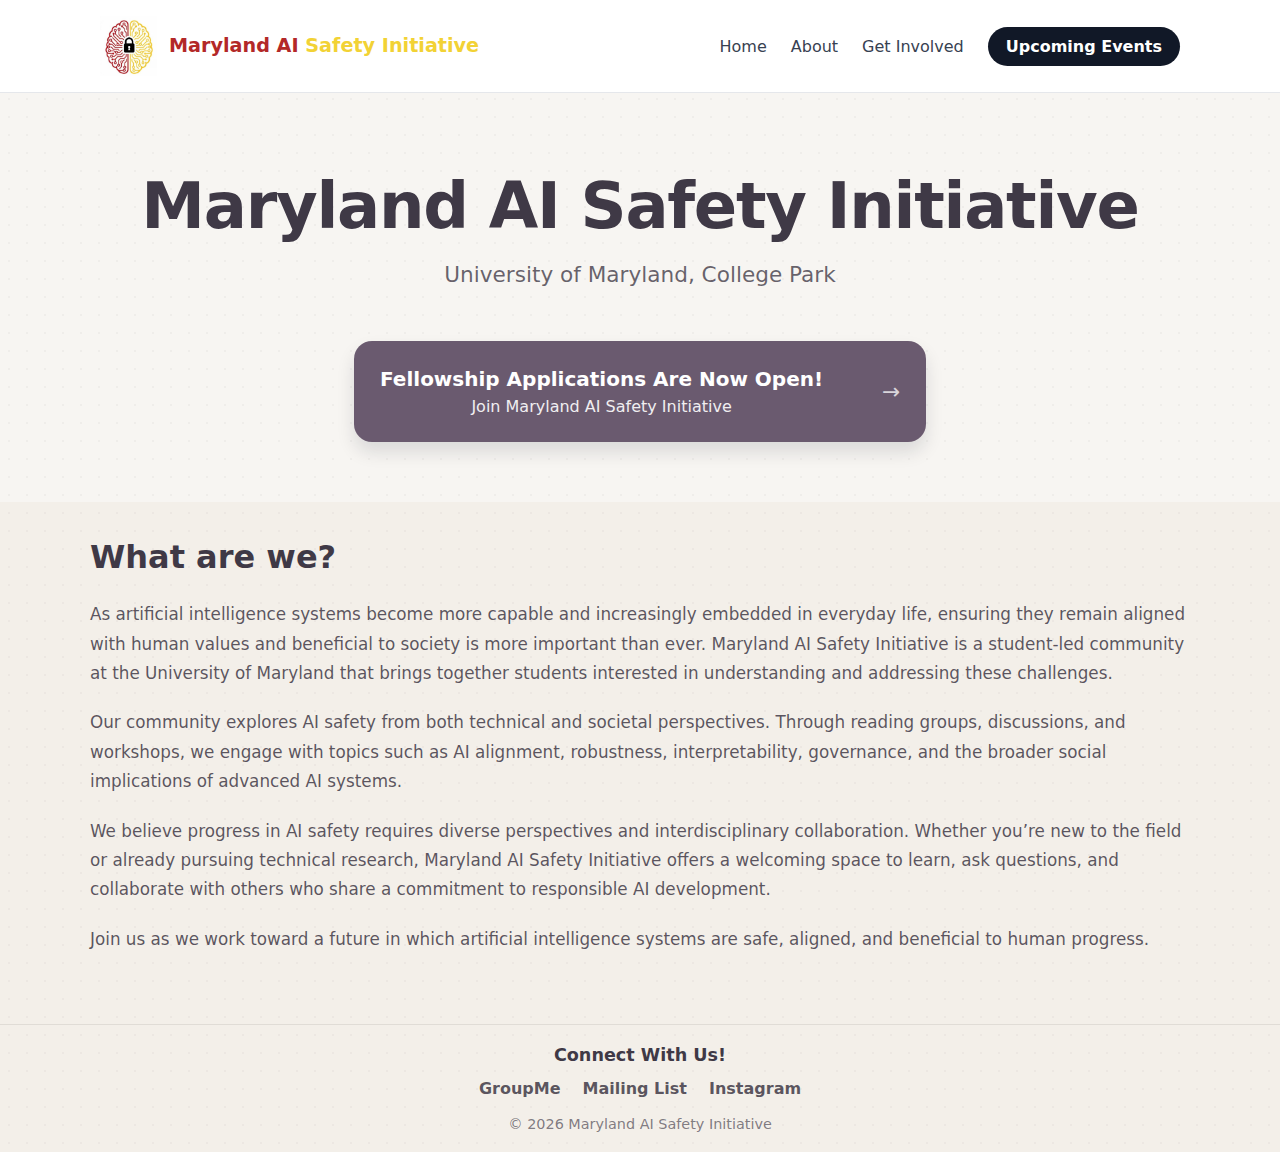
<file: index.html>
<!DOCTYPE html>
<html lang="en">
<head>
  <meta charset="UTF-8" />
  <title>Maryland AI Safety Initiative</title>
  <meta name="viewport" content="width=device-width, initial-scale=1.0" />

  <!-- Link external CSS -->
  <link rel="stylesheet" href="styles.css" />
</head>
<body>

  <header>
    <div class="left">
      <div class="logo">
        <img src="images/tsai_logo.jpg" alt="Maryland AI Safety Initiative logo" class="logo-img" />
        <div class="logo-main"><span class="terps-yellow">Maryland AI</span> <span class="terps-red">Safety Initiative</span></div>
      </div>
    </div>

    <div class="right">
      <nav>
        <a href="index.html">Home</a>
        <a href="about.html">About</a>
        <a href="get-involved.html">Get Involved</a>
      </nav>

      <a href="events.html" class="events-btn">Upcoming Events</a>
    </div>
  </header>

  <main class="hero">
    <h1 class="hero-title">Maryland AI Safety Initiative</h1>

    <p class="hero-subtitle">
      University of Maryland, College Park
    </p>

    <div class="hero-cards single">
      <a
          class="hero-card"
          href="https://docs.google.com/forms/d/e/1FAIpQLSdYy3ezKNMBqaV9aP-UmFb49boRLY2YszGpVL3dM31MyMqJ-A/viewform?usp=dialog"
          target="_blank"
          rel="noopener noreferrer"
        >    
          <div class="card-text">
          <div class="card-title">Fellowship Applications Are Now Open!</div>
          <div class="card-sub">Join Maryland AI Safety Initiative</div>
        </div>
        <div class="card-arrow">→</div>
      </a>
    </div>
</main>

<div class="lower-section">
  <section class="about">
    <div class="about-inner">
      <h2>What are we?</h2>

      <p>
        As artificial intelligence systems become more capable and increasingly embedded in everyday life,
        ensuring they remain aligned with human values and beneficial to society is more important than ever.
        Maryland AI Safety Initiative is a student-led community at the University of Maryland that brings together students
        interested in understanding and addressing these challenges.
      </p>

      <p>
        Our community explores AI safety from both technical and societal perspectives. Through reading groups,
        discussions, and workshops, we engage with topics such as AI alignment, robustness, interpretability,
        governance, and the broader social implications of advanced AI systems.
      </p>

      <p>
        We believe progress in AI safety requires diverse perspectives and interdisciplinary collaboration.
        Whether you’re new to the field or already pursuing technical research, Maryland AI Safety Initiative offers a
        welcoming space to learn, ask questions, and collaborate with others who share a commitment to
        responsible AI development.
      </p>

      <p>
        Join us as we work toward a future in which artificial intelligence systems are safe, aligned,
        and beneficial to human progress.
      </p>
    </div>
  </section>
</div>


</body>

<footer class="footer">
  <div class="footer-inner">
    <p class="footer-title">Connect With Us!</p>

    <div class="footer-links">
      <a href="https://groupme.com/join_group/110965156/PZ77nalF" target="_blank" rel="noopener noreferrer">
        GroupMe
      </a>

      <a href="mailto:terpsforsafeai@gmail.com">
        Mailing List
      </a>

      <a href="https://www.instagram.com/masi.umd/" target="_blank" rel="noopener noreferrer">
        Instagram
      </a>

    </div>

    <p class="footer-copy">© 2026 Maryland AI Safety Initiative</p>
  </div>
</footer>
</html>
</file>
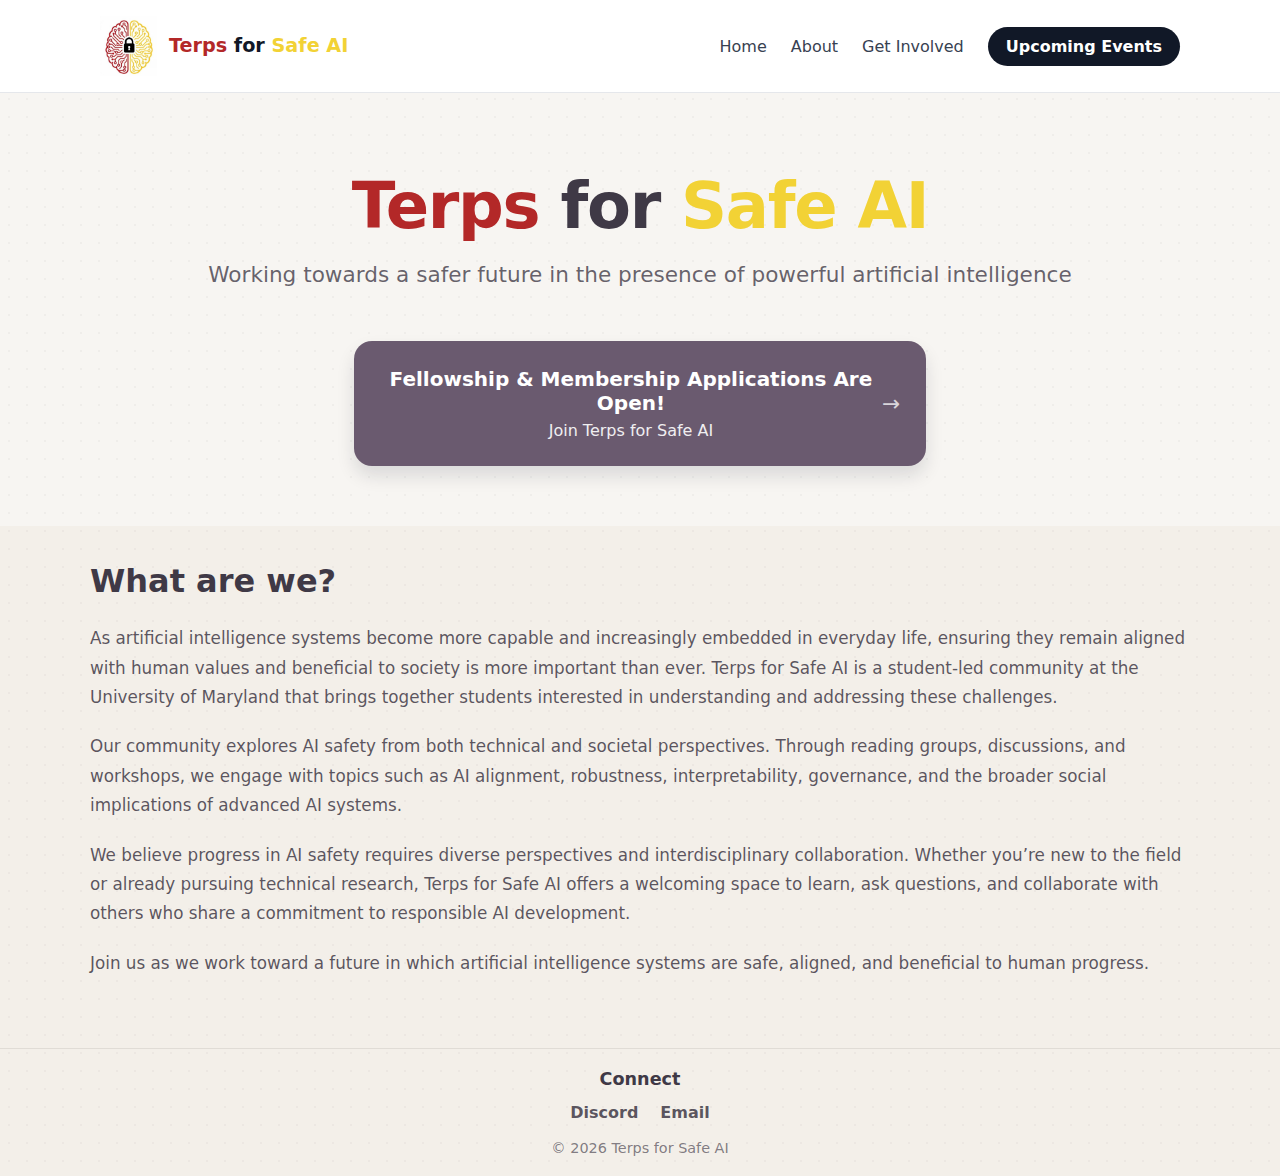
<file: Terps for Safe AI Website/index.html>
<!DOCTYPE html>
<html lang="en">
<head>
  <meta charset="UTF-8" />
  <title>Terps For Safe AI</title>
  <meta name="viewport" content="width=device-width, initial-scale=1.0" />

  <!-- Link external CSS -->
  <link rel="stylesheet" href="styles.css" />
</head>
<body>

  <header>
    <div class="left">
      <div class="logo">
        <img src="images/tsai_logo.jpg" alt="Terps for Safe AI logo" class="logo-img" />
        <div class="logo-main"><span class="terps-yellow">Terps</span> for <span class="terps-red">Safe AI</span></div>
      </div>
    </div>

    <div class="right">
      <nav>
        <a href="#">Home</a>
        <a href="about.html">About</a>
        <a href="#">Get Involved</a>
      </nav>

      <a href="#" class="events-btn">Upcoming Events</a>
    </div>
  </header>

  <main class="hero">
    <h1 class="hero-title"><span class="terps-yellow">Terps</span> for <span class="terps-red">Safe AI</span></h1>

    <p class="hero-subtitle">
      Working towards a safer future in the presence of powerful artificial intelligence
    </p>

    <div class="hero-cards single">
      <a class="hero-card" href="#">
        <div class="card-text">
          <div class="card-title">Fellowship & Membership Applications Are Open!</div>
          <div class="card-sub">Join Terps for Safe AI</div>
        </div>
        <div class="card-arrow">→</div>
      </a>
    </div>
</main>

<div class="lower-section">
  <section class="about">
    <div class="about-inner">
      <h2>What are we?</h2>

      <p>
        As artificial intelligence systems become more capable and increasingly embedded in everyday life,
        ensuring they remain aligned with human values and beneficial to society is more important than ever.
        Terps for Safe AI is a student-led community at the University of Maryland that brings together students
        interested in understanding and addressing these challenges.
      </p>

      <p>
        Our community explores AI safety from both technical and societal perspectives. Through reading groups,
        discussions, and workshops, we engage with topics such as AI alignment, robustness, interpretability,
        governance, and the broader social implications of advanced AI systems.
      </p>

      <p>
        We believe progress in AI safety requires diverse perspectives and interdisciplinary collaboration.
        Whether you’re new to the field or already pursuing technical research, Terps for Safe AI offers a
        welcoming space to learn, ask questions, and collaborate with others who share a commitment to
        responsible AI development.
      </p>

      <p>
        Join us as we work toward a future in which artificial intelligence systems are safe, aligned,
        and beneficial to human progress.
      </p>
    </div>
  </section>
</div>


</body>

<footer class="footer">
  <div class="footer-inner">
    <p class="footer-title">Connect</p>

    <div class="footer-links">
      <a href="https://discord.com/" target="_blank" rel="noopener noreferrer">
        Discord
      </a>

      <a href="mailto:terpsforsafeai@gmail.com">
        Email
      </a>
    </div>

    <p class="footer-copy">© 2026 Terps for Safe AI</p>
  </div>
</footer>
</html>
</file>
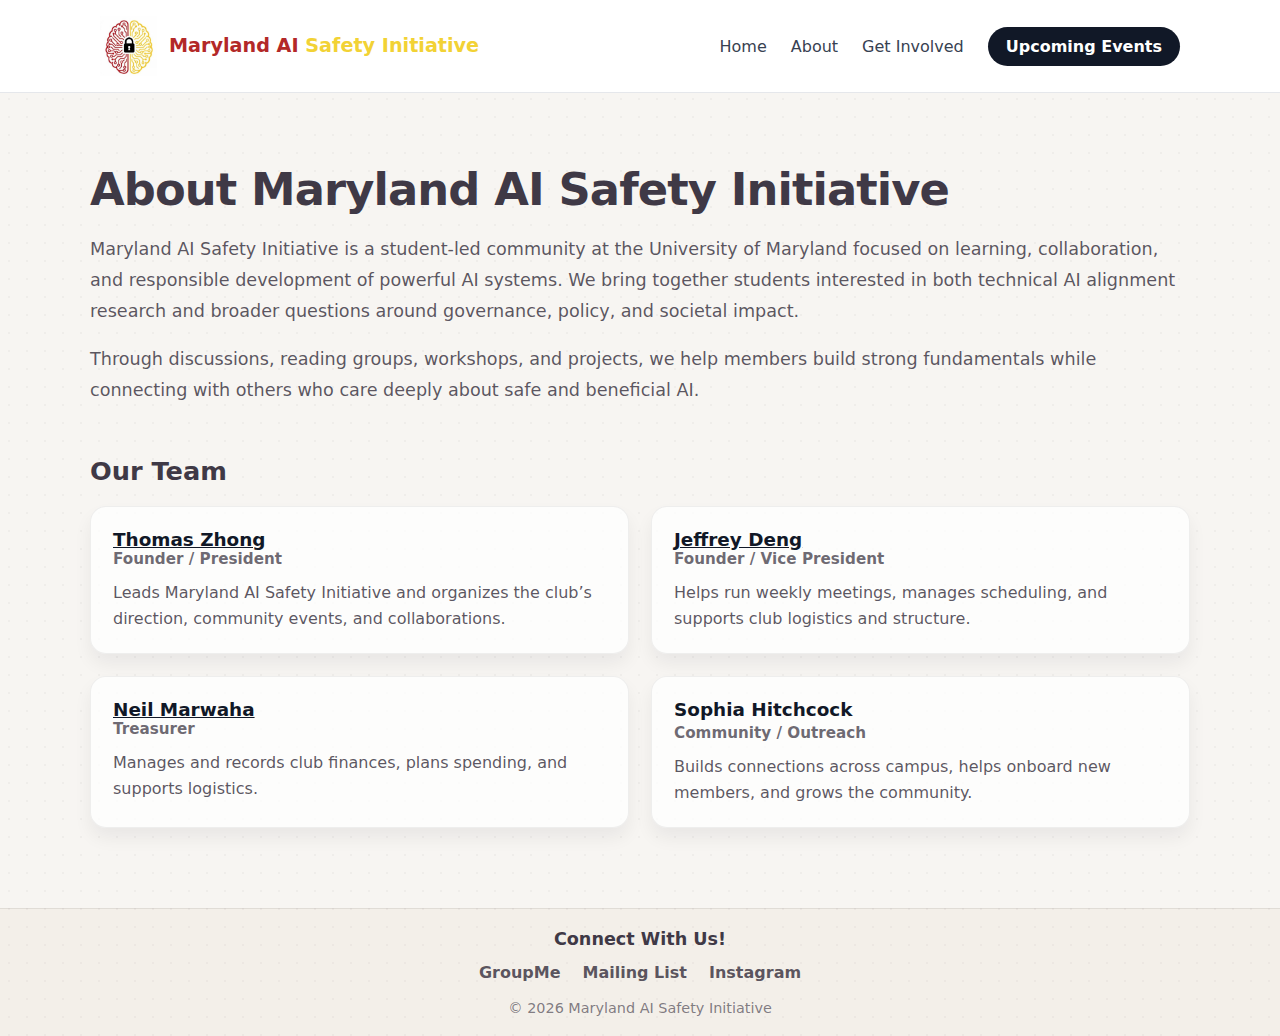
<file: about.html>
<!DOCTYPE html>
<html lang="en">
<head>
  <meta charset="UTF-8" />
  <title>About | Maryland AI Safety Initiative</title>
  <meta name="viewport" content="width=device-width, initial-scale=1.0" />
  <link rel="stylesheet" href="styles.css" />
</head>
<body>

  <header>
    <div class="left">
      <div class="logo">
        <img src="images/tsai_logo.jpg" alt="Maryland AI Safety Initiative logo" class="logo-img" />
        <div class="logo-main">
        <div class="logo-main"><span class="terps-yellow">Maryland AI</span> <span class="terps-red">Safety Initiative</span></div>
        </div>
      </div>
    </div>

    <div class="right">
      <nav>
        <a href="index.html">Home</a>
        <a href="about.html">About</a>
        <a href="get-involved.html">Get Involved</a>
      </nav>

      <a href="events.html" class="events-btn">Upcoming Events</a>
    </div>
  </header>

  <main class="page">
    <div class="page-inner">
      <h1 class="page-title">About Maryland AI Safety Initiative</h1>

      <p class="page-text">
        Maryland AI Safety Initiative is a student-led community at the University of Maryland focused on learning,
        collaboration, and responsible development of powerful AI systems. We bring together students
        interested in both technical AI alignment research and broader questions around governance,
        policy, and societal impact.
      </p>

      <p class="page-text">
        Through discussions, reading groups, workshops, and projects, we help members build strong fundamentals
        while connecting with others who care deeply about safe and beneficial AI.
      </p>

      <h2 class="section-title">Our Team</h2>

      <div class="team-grid">
        <div class="team-card">
          <a class="team-name" href="https://www.linkedin.com/in/thomas-zhong-3a38b1245/" target="_blank" rel="noopener noreferrer">
            Thomas Zhong</a>
          <div class="team-role">Founder / President</div>
          <p class="team-bio">
            Leads Maryland AI Safety Initiative and organizes the club’s direction, community events, and collaborations.
          </p>
        </div>

        <div class="team-card">
          <a class="team-name" href="https://www.linkedin.com/in/jeffrey-deng-jd/" target="_blank" rel="noopener noreferrer">
            Jeffrey Deng</a>
          <div class="team-role">Founder / Vice President</div>
          <p class="team-bio">
            Helps run weekly meetings, manages scheduling, and supports club logistics and structure.
          </p>
        </div>

        <div class="team-card">
          <a class="team-name" href="https://www.linkedin.com/in/neil-marwaha-177a292a3/" target="_blank" rel="noopener noreferrer">
            Neil Marwaha</a>
          <div class="team-role">Treasurer</div>
          <p class="team-bio">
            Manages and records club finances, plans spending, and supports logistics.
          </p>
        </div>

        <div class="team-card">
          <div class="team-name">Sophia Hitchcock</div>
          <div class="team-role">Community / Outreach</div>
          <p class="team-bio">
            Builds connections across campus, helps onboard new members, and grows the community.
          </p>
        </div>
      </div>
    </div>
  </main>


  <footer class="footer">
    <div class="footer-inner">
      <p class="footer-title">Connect With Us!</p>

      <div class="footer-links">
        <a href="https://groupme.com/join_group/110965156/PZ77nalF" target="_blank" rel="noopener noreferrer">
          GroupMe
        </a>

        <a href="mailto:terpsforsafeai@gmail.com">
          Mailing List
        </a>

        <a href="https://www.instagram.com/masi.umd/" target="_blank" rel="noopener noreferrer">
          Instagram
        </a>

      </div>

      <p class="footer-copy">© 2026 Maryland AI Safety Initiative</p>
    </div>
  </footer>

</body>
</html>
</file>
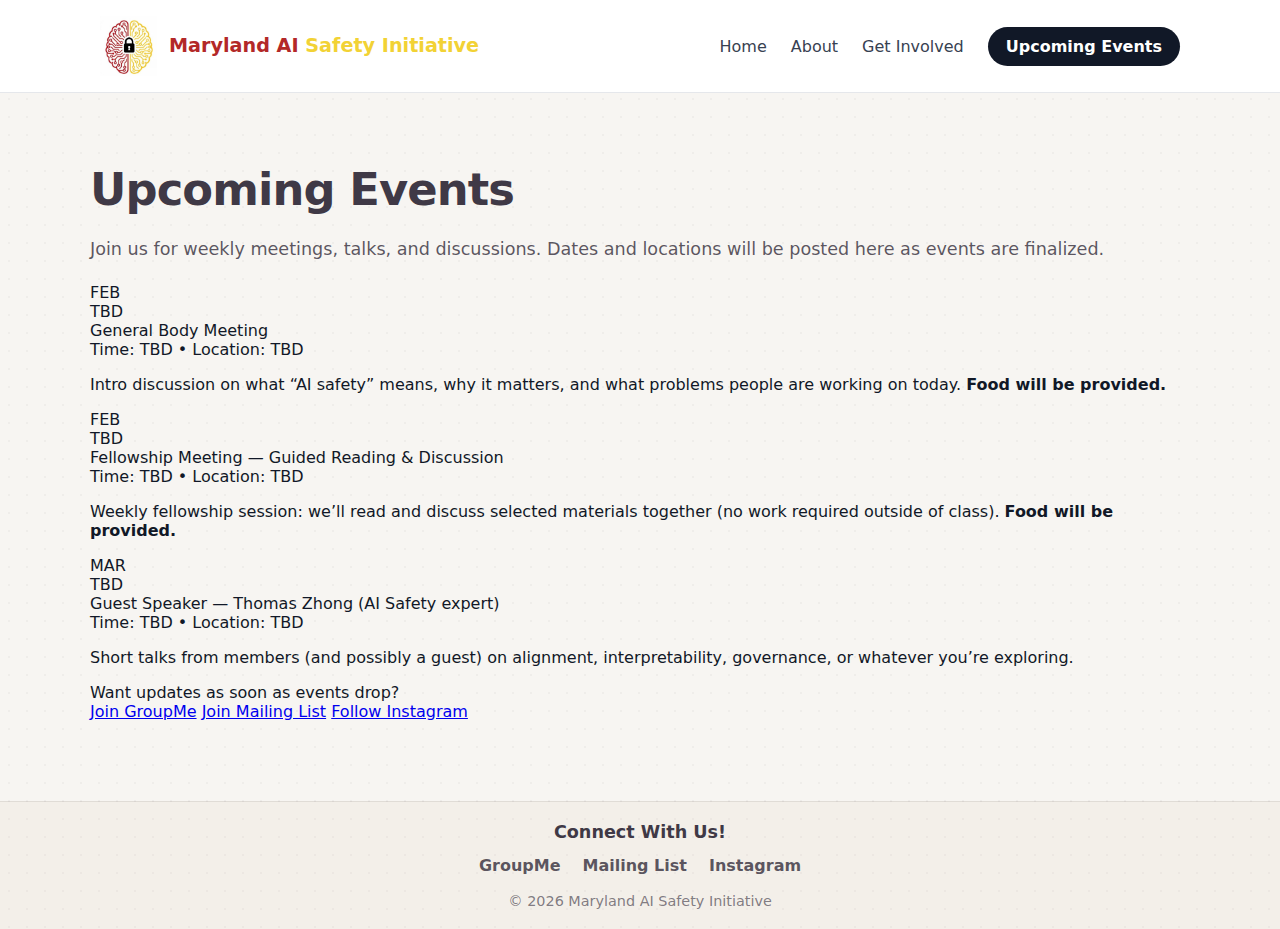
<file: events.html>
<!DOCTYPE html>
<html lang="en">
<head>
  <meta charset="UTF-8" />
  <title>Upcoming Events | Maryland AI Safety Initiative</title>
  <meta name="viewport" content="width=device-width, initial-scale=1.0" />

  <link rel="stylesheet" href="styles.css" />
</head>
<body>

  <header>
    <div class="left">
      <div class="logo">
        <img src="images/tsai_logo.jpg" alt="Maryland AI Safety Initiative logo" class="logo-img" />
        <div class="logo-main">
          <span class="terps-yellow">Maryland AI</span>
          <span class="terps-red">Safety Initiative</span>
        </div>
      </div>
    </div>

    <div class="right">
      <nav>
        <a href="index.html">Home</a>
        <a href="about.html">About</a>
        <a href="get-involved.html">Get Involved</a>
      </nav>

      <a href="events.html" class="events-btn">Upcoming Events</a>
    </div>
  </header>

  <main class="page">
    <div class="page-inner">
      <h1 class="page-title">Upcoming Events</h1>

      <p class="page-text">
        Join us for weekly meetings, talks, and discussions. Dates and locations will be posted here as events are finalized.
      </p>

      <div class="events-list">
        <!-- Event 1 -->
        <div class="event-card">
          <div class="event-top">
            <div class="event-date">
              <div class="event-month">FEB</div>
              <div class="event-day">TBD</div>
            </div>

            <div class="event-info">
              <div class="event-title">General Body Meeting</div>
              <div class="event-meta">Time: TBD • Location: TBD</div>
            </div>
          </div>

          <p class="event-desc">
            Intro discussion on what “AI safety” means, why it matters, and what problems people are working on today.
            <b>Food will be provided.</b>
          </p>
        </div>

        <!-- Event 2 -->
        <div class="event-card">
          <div class="event-top">
            <div class="event-date">
              <div class="event-month">FEB</div>
              <div class="event-day">TBD</div>
            </div>

            <div class="event-info">
              <div class="event-title">Fellowship Meeting — Guided Reading & Discussion</div>
              <div class="event-meta">Time: TBD • Location: TBD</div>
            </div>
          </div>

          <p class="event-desc">
            Weekly fellowship session: we’ll read and discuss selected materials together (no work required outside of class).
            <b>Food will be provided.</b>
          </p>
        </div>

        <!-- Event 3 -->
        <div class="event-card">
          <div class="event-top">
            <div class="event-date">
              <div class="event-month">MAR</div>
              <div class="event-day">TBD</div>
            </div>

            <div class="event-info">
              <div class="event-title">Guest Speaker — Thomas Zhong (AI Safety expert)</div>
              <div class="event-meta">Time: TBD • Location: TBD</div>
            </div>
          </div>

          <p class="event-desc">
            Short talks from members (and possibly a guest) on alignment, interpretability, governance, or whatever you’re exploring.
          </p>
        </div>

        <!-- Optional: CTA -->
        <div class="event-cta">
          <div class="event-cta-title">Want updates as soon as events drop?</div>
          <div class="event-cta-links">
            <a href="https://groupme.com/join_group/110965156/PZ77nalF" target="_blank" rel="noopener noreferrer">Join GroupMe</a>
            <a href="mailto:terpsforsafeai@gmail.com">Join Mailing List</a>
            <a href="https://www.instagram.com/masi.umd/" target="_blank" rel="noopener noreferrer">Follow Instagram</a>
          </div>
        </div>

      </div>
    </div>
  </main>

  <footer class="footer">
    <div class="footer-inner">
      <p class="footer-title">Connect With Us!</p>

      <div class="footer-links">
        <a href="https://groupme.com/join_group/110965156/PZ77nalF" target="_blank" rel="noopener noreferrer">
          GroupMe
        </a>

        <a href="mailto:terpsforsafeai@gmail.com">
          Mailing List
        </a>

        <a href="https://www.instagram.com/masi.umd/" target="_blank" rel="noopener noreferrer">
          Instagram
        </a>
      </div>

      <p class="footer-copy">© 2026 Maryland AI Safety Initiative</p>
    </div>
  </footer>

</body>
</html>
</file>
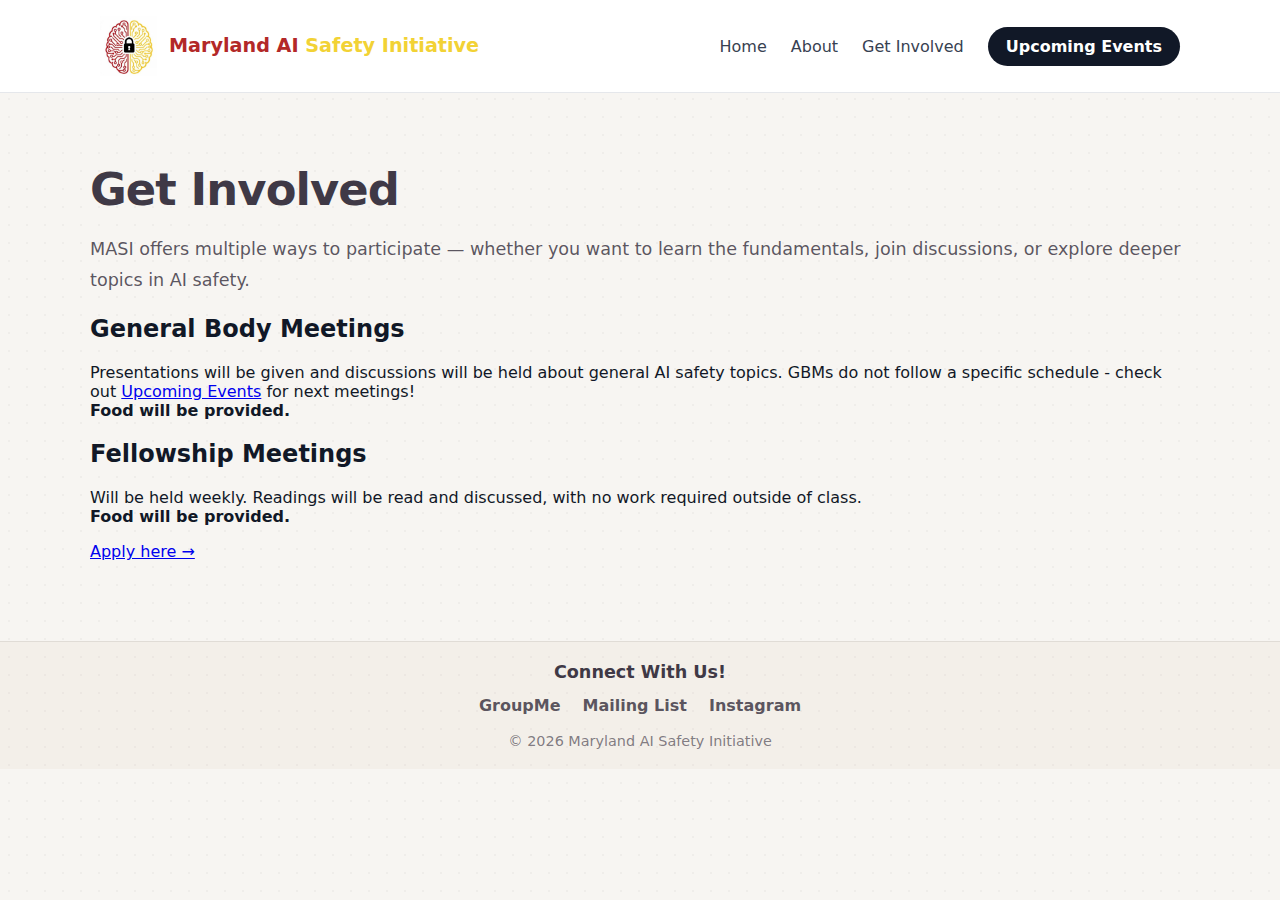
<file: get-involved.html>
<!DOCTYPE html>
<html lang="en">
<head>
  <meta charset="UTF-8" />
  <title>Get Involved | Maryland AI Safety Initiative</title>
  <meta name="viewport" content="width=device-width, initial-scale=1.0" />

  <link rel="stylesheet" href="styles.css" />
</head>
<body>

  <header>
    <div class="left">
      <div class="logo">
        <img src="images/tsai_logo.jpg" alt="Maryland AI Safety Initiative logo" class="logo-img" />
        <div class="logo-main">
          <span class="terps-yellow">Maryland AI</span>
          <span class="terps-red">Safety Initiative</span>
        </div>
      </div>
    </div>

    <div class="right">
      <nav>
        <a href="index.html">Home</a>
        <a href="about.html">About</a>
        <a href="get-involved.html">Get Involved</a>
      </nav>

      <a href="events.html" class="events-btn">Upcoming Events</a>
    </div>
  </header>

  <main class="page">
    <div class="page-inner">
      <h1 class="page-title">Get Involved</h1>

      <p class="page-text">
        MASI offers multiple ways to participate — whether you want to learn the fundamentals,
        join discussions, or explore deeper topics in AI safety.
      </p>

      <div class="involved-grid">
        <div class="info-card">
          <h2 class="info-title">General Body Meetings</h2>
          <p class="info-text">
            Presentations will be given and discussions will be held about general AI safety topics. 
            GBMs do not follow a specific schedule - check out <a href="events.html" class="events-btn-inline">Upcoming Events</a> for next meetings! 
            <br><b>Food will be provided.</b>
          </p>
        </div>

        <div class="info-card">
          <h2 class="info-title">Fellowship Meetings</h2>
          <p class="info-text">
            Will be held weekly. Readings will be read and discussed, with no work required outside of class.
            <br><b>Food will be provided.</b>
          </p>

          <a class="apply-link" href="https://docs.google.com/forms/d/e/1FAIpQLSdYy3ezKNMBqaV9aP-UmFb49boRLY2YszGpVL3dM31MyMqJ-A/viewform?usp=dialog" target="_blank" rel="noopener noreferrer">
            Apply here →
          </a>
        </div>
      </div>
    </div>
  </main>

  <footer class="footer">
    <div class="footer-inner">
      <p class="footer-title">Connect With Us!</p>

      <div class="footer-links">
        <a href="https://groupme.com/join_group/110965156/PZ77nalF" target="_blank" rel="noopener noreferrer">
          GroupMe
        </a>

        <a href="mailto:terpsforsafeai@gmail.com">
          Mailing List
        </a>

        <a href="https://www.instagram.com/masi.umd/" target="_blank" rel="noopener noreferrer">
          Instagram
        </a>
      </div>

      <p class="footer-copy">© 2026 Maryland AI Safety Initiative</p>
    </div>
  </footer>

</body>
</html>
</file>
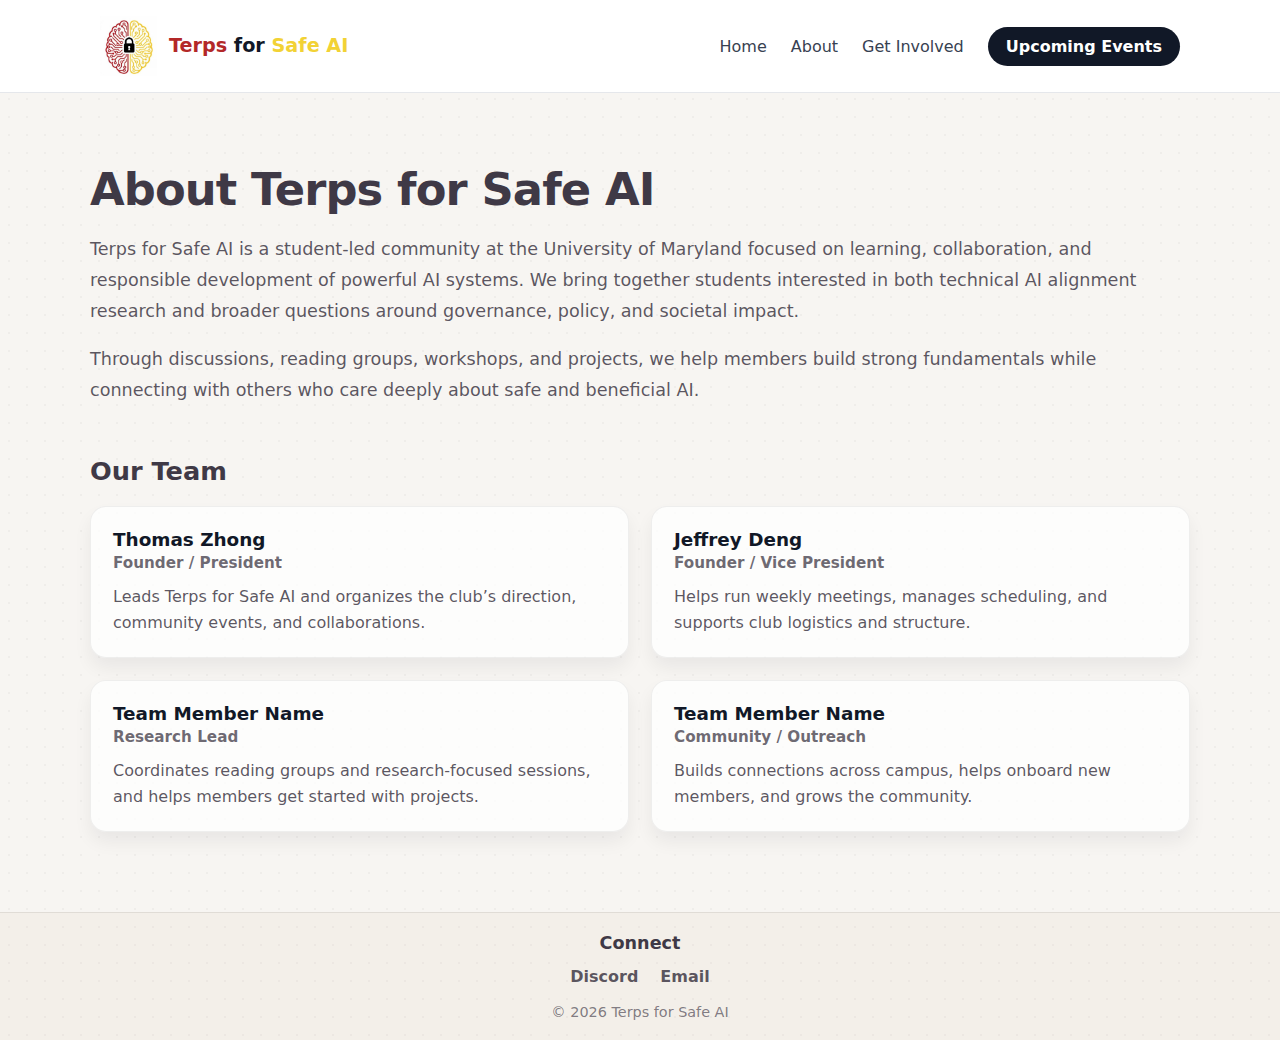
<file: Terps for Safe AI Website/about.html>
<!DOCTYPE html>
<html lang="en">
<head>
  <meta charset="UTF-8" />
  <title>About | Terps for Safe AI</title>
  <meta name="viewport" content="width=device-width, initial-scale=1.0" />
  <link rel="stylesheet" href="styles.css" />
</head>
<body>

  <header>
    <div class="left">
      <div class="logo">
        <img src="images/tsai_logo.jpg" alt="Terps for Safe AI logo" class="logo-img" />
        <div class="logo-main">
          <span class="terps-yellow">Terps</span> for <span class="terps-red">Safe AI</span>
        </div>
      </div>
    </div>

    <div class="right">
      <nav>
        <a href="index.html">Home</a>
        <a href="about.html">About</a>
        <a href="#">Get Involved</a>
      </nav>

      <a href="#" class="events-btn">Upcoming Events</a>
    </div>
  </header>

  <main class="page">
    <div class="page-inner">
      <h1 class="page-title">About Terps for Safe AI</h1>

      <p class="page-text">
        Terps for Safe AI is a student-led community at the University of Maryland focused on learning,
        collaboration, and responsible development of powerful AI systems. We bring together students
        interested in both technical AI alignment research and broader questions around governance,
        policy, and societal impact.
      </p>

      <p class="page-text">
        Through discussions, reading groups, workshops, and projects, we help members build strong fundamentals
        while connecting with others who care deeply about safe and beneficial AI.
      </p>

      <h2 class="section-title">Our Team</h2>

      <div class="team-grid">
        <div class="team-card">
          <div class="team-name">Thomas Zhong</div>
          <div class="team-role">Founder / President</div>
          <p class="team-bio">
            Leads Terps for Safe AI and organizes the club’s direction, community events, and collaborations.
          </p>
        </div>

        <div class="team-card">
          <div class="team-name">Jeffrey Deng</div>
          <div class="team-role">Founder / Vice President</div>
          <p class="team-bio">
            Helps run weekly meetings, manages scheduling, and supports club logistics and structure.
          </p>
        </div>

        <div class="team-card">
          <div class="team-name">Team Member Name</div>
          <div class="team-role">Research Lead</div>
          <p class="team-bio">
            Coordinates reading groups and research-focused sessions, and helps members get started with projects.
          </p>
        </div>

        <div class="team-card">
          <div class="team-name">Team Member Name</div>
          <div class="team-role">Community / Outreach</div>
          <p class="team-bio">
            Builds connections across campus, helps onboard new members, and grows the community.
          </p>
        </div>
      </div>
    </div>
  </main>

  <footer class="footer">
    <div class="footer-inner">
      <p class="footer-title">Connect</p>

      <div class="footer-links">
        <a href="https://discord.com/" target="_blank" rel="noopener noreferrer">Discord</a>
        <a href="mailto:terpsforsafeai@gmail.com">Email</a>
      </div>

      <p class="footer-copy">© 2026 Terps for Safe AI</p>
    </div>
  </footer>

</body>
</html>
</file>
<file: styles.css>
/* Base styles */
body {
  margin: 0;
  font-family: system-ui, -apple-system, BlinkMacSystemFont, "Segoe UI", sans-serif;
  color: #111827;
  background-color: #f7f5f2;
  background-image:
    radial-gradient(rgba(0, 0, 0, 0.03) 1px, transparent 1px);
  background-size: 18px 18px;
}

/* Header */
header {
  display: flex;
  align-items: center;
  justify-content: space-between;
  padding: 16px 0;
  background-color: #ffffff;
  border-bottom: 1px solid #e5e7eb;
}

.left {
  display: flex;
  align-items: center;
  gap: 32px;
  margin-left: 100px;
}

.right {
  display: flex;
  align-items: center;
  gap: 24px;
  margin-right: 100px;
}

/* Logo */
.logo {
  display: flex;
  align-items: center;
  gap: 12px; /* space between image + TSAI */
  line-height: 1.1;
}

.logo-main {
  font-weight: 800;
  font-size: 1.2rem;
}

.logo-sub {
  font-size: 0.75rem;
  color: #6b7280;
  font-weight: 500;
}

/* Navigation */
nav {
  display: flex;
  gap: 24px;
}

nav a {
  text-decoration: none;
  color: #374151;
  font-weight: 500;
}

nav a:hover {
  color: #111827;
}

/* Button */
.events-btn {
  padding: 10px 18px;
  border-radius: 999px;
  background-color: #111827;
  color: white;
  text-decoration: none;
  font-weight: 600;
  transition: background-color 0.2s ease;
}

.events-btn:hover {
  background-color: #1f2937;
}

/* Hero */
.hero {
  max-width: 1100px;
  margin: 0 auto;
  padding: 80px 20px 60px;
  text-align: center;
}

.hero-title {
  margin: 0 0 18px;
  font-weight: 800;
  letter-spacing: -0.02em;
  font-size: clamp(2.6rem, 5vw, 4.6rem);
  line-height: 1.05;
  color: #3f3946;
}

.hero-subtitle {
  margin: 0 auto 48px;
  max-width: 900px;
  font-size: clamp(1.05rem, 1.7vw, 1.35rem);
  color: rgba(63, 57, 70, 0.78);
  line-height: 1.6;
}

/* CTA card */
.hero-cards.single {
  display: flex;
  justify-content: center;
}

.hero-card {
  max-width: 520px;
  width: 100%;
  text-decoration: none;
  background: #6a5a6f;
  color: white;
  border-radius: 18px;
  padding: 26px;
  display: flex;
  align-items: center;
  justify-content: space-between;
  box-shadow: 0 10px 18px rgba(17, 24, 39, 0.12);
  transition: transform 0.15s ease, box-shadow 0.15s ease, filter 0.15s ease;
}

.hero-card:hover {
  transform: translateY(-2px);
  box-shadow: 0 14px 24px rgba(17, 24, 39, 0.16);
  filter: brightness(1.03);
}

.card-title {
  font-size: 1.25rem;
  font-weight: 700;
  margin-bottom: 6px;
}

.card-sub {
  font-size: 1rem;
  opacity: 0.9;
}

.card-arrow {
  font-size: 1.35rem;
  opacity: 0.75;
}

/* About section */
.about {
  padding: 10px 20px 50px;
}

.about-inner {
  max-width: 1100px;
  margin: 0 auto;
}

.about h2 {
  font-size: 2rem;
  font-weight: 700;
  margin-bottom: 24px;
  color: #3f3946;
}

.about p {
  font-size: 1.05rem;
  line-height: 1.75;
  color: rgba(63, 57, 70, 0.85);
  margin-bottom: 20px;
}

/* Mobile */
@media (max-width: 800px) {
  .left,
  .right {
    margin: 0 20px;
  }
}
.lower-section {
  background-color: rgba(211, 182, 156, 0.1); /* subtle darker shade */
}
.logo-img {
  height: 60px;
  width: auto;
  display: block;
}

.terps-red {
  color: #f2d235;
}

.terps-yellow {
  color: #b32828;
}

.footer {
  padding: 20px 20px;
  background-color: rgba(211, 182, 156, 0.1); /* matches lower-section */
  border-top: 1px solid rgba(0, 0, 0, 0.08);
}

.footer-inner {
  max-width: 1100px;
  margin: 0 auto;
  text-align: center;
}

.footer-title {
  font-size: 1.1rem;
  font-weight: 700;
  color: #3f3946;
  margin: 0 0 14px;
}

.footer-links {
  display: flex;
  justify-content: center;
  gap: 22px;
  margin-bottom: 18px;
}

.footer-links a {
  text-decoration: none;
  font-weight: 600;
  color: rgba(63, 57, 70, 0.85);
  transition: color 0.15s ease;
}

.footer-links a:hover {
  color: #111827;
}

.footer-copy {
  margin: 0;
  font-size: 0.9rem;
  color: rgba(63, 57, 70, 0.65);
}

.page {
  padding: 70px 20px 80px;
}

.page-inner {
  max-width: 1100px;
  margin: 0 auto;
}

.page-title {
  margin: 0 0 18px;
  font-size: 2.8rem;
  font-weight: 800;
  letter-spacing: -0.02em;
  color: #3f3946;
}

.page-text {
  font-size: 1.1rem;
  line-height: 1.75;
  color: rgba(63, 57, 70, 0.85);
  margin-bottom: 18px;
}

/* "Our Team" smaller header */
.section-title {
  margin-top: 50px;
  margin-bottom: 18px;
  font-size: 1.6rem;
  font-weight: 700;
  color: #3f3946;
}

/* Team blocks */
.team-grid {
  display: grid;
  grid-template-columns: repeat(2, minmax(0, 1fr));
  gap: 22px;
  margin-top: 20px;
}

.team-card {
  background: rgba(255, 255, 255, 0.75);
  border: 1px solid rgba(0, 0, 0, 0.06);
  border-radius: 16px;
  padding: 22px;
  box-shadow: 0 10px 18px rgba(17, 24, 39, 0.06);
}

.team-name {
  font-size: 1.15rem;
  font-weight: 800;
  color: #111827;
  margin-bottom: 4px;
}

.team-role {
  font-size: 0.95rem;
  font-weight: 600;
  color: rgba(63, 57, 70, 0.75);
  margin-bottom: 12px;
}

.team-bio {
  margin: 0;
  font-size: 1rem;
  line-height: 1.6;
  color: rgba(63, 57, 70, 0.85);
}

/* Mobile */
@media (max-width: 800px) {
  .team-grid {
    grid-template-columns: 1fr;
  }

  .page-title {
    font-size: 2.2rem;
  }
}
</file>
<file: Terps for Safe AI Website/styles.css>
/* Base styles */
body {
  margin: 0;
  font-family: system-ui, -apple-system, BlinkMacSystemFont, "Segoe UI", sans-serif;
  color: #111827;
  background-color: #f7f5f2;
  background-image:
    radial-gradient(rgba(0, 0, 0, 0.03) 1px, transparent 1px);
  background-size: 18px 18px;
}

/* Header */
header {
  display: flex;
  align-items: center;
  justify-content: space-between;
  padding: 16px 0;
  background-color: #ffffff;
  border-bottom: 1px solid #e5e7eb;
}

.left {
  display: flex;
  align-items: center;
  gap: 32px;
  margin-left: 100px;
}

.right {
  display: flex;
  align-items: center;
  gap: 24px;
  margin-right: 100px;
}

/* Logo */
.logo {
  display: flex;
  align-items: center;
  gap: 12px; /* space between image + TSAI */
  line-height: 1.1;
}

.logo-main {
  font-weight: 800;
  font-size: 1.2rem;
}

.logo-sub {
  font-size: 0.75rem;
  color: #6b7280;
  font-weight: 500;
}

/* Navigation */
nav {
  display: flex;
  gap: 24px;
}

nav a {
  text-decoration: none;
  color: #374151;
  font-weight: 500;
}

nav a:hover {
  color: #111827;
}

/* Button */
.events-btn {
  padding: 10px 18px;
  border-radius: 999px;
  background-color: #111827;
  color: white;
  text-decoration: none;
  font-weight: 600;
  transition: background-color 0.2s ease;
}

.events-btn:hover {
  background-color: #1f2937;
}

/* Hero */
.hero {
  max-width: 1100px;
  margin: 0 auto;
  padding: 80px 20px 60px;
  text-align: center;
}

.hero-title {
  margin: 0 0 18px;
  font-weight: 800;
  letter-spacing: -0.02em;
  font-size: clamp(2.6rem, 5vw, 4.6rem);
  line-height: 1.05;
  color: #3f3946;
}

.hero-subtitle {
  margin: 0 auto 48px;
  max-width: 900px;
  font-size: clamp(1.05rem, 1.7vw, 1.35rem);
  color: rgba(63, 57, 70, 0.78);
  line-height: 1.6;
}

/* CTA card */
.hero-cards.single {
  display: flex;
  justify-content: center;
}

.hero-card {
  max-width: 520px;
  width: 100%;
  text-decoration: none;
  background: #6a5a6f;
  color: white;
  border-radius: 18px;
  padding: 26px;
  display: flex;
  align-items: center;
  justify-content: space-between;
  box-shadow: 0 10px 18px rgba(17, 24, 39, 0.12);
  transition: transform 0.15s ease, box-shadow 0.15s ease, filter 0.15s ease;
}

.hero-card:hover {
  transform: translateY(-2px);
  box-shadow: 0 14px 24px rgba(17, 24, 39, 0.16);
  filter: brightness(1.03);
}

.card-title {
  font-size: 1.25rem;
  font-weight: 700;
  margin-bottom: 6px;
}

.card-sub {
  font-size: 1rem;
  opacity: 0.9;
}

.card-arrow {
  font-size: 1.35rem;
  opacity: 0.75;
}

/* About section */
.about {
  padding: 10px 20px 50px;
}

.about-inner {
  max-width: 1100px;
  margin: 0 auto;
}

.about h2 {
  font-size: 2rem;
  font-weight: 700;
  margin-bottom: 24px;
  color: #3f3946;
}

.about p {
  font-size: 1.05rem;
  line-height: 1.75;
  color: rgba(63, 57, 70, 0.85);
  margin-bottom: 20px;
}

/* Mobile */
@media (max-width: 800px) {
  .left,
  .right {
    margin: 0 20px;
  }
}
.lower-section {
  background-color: rgba(211, 182, 156, 0.1); /* subtle darker shade */
}
.logo-img {
  height: 60px;
  width: auto;
  display: block;
}

.terps-red {
  color: #f2d235;
}

.terps-yellow {
  color: #b32828;
}

.footer {
  padding: 20px 20px;
  background-color: rgba(211, 182, 156, 0.1); /* matches lower-section */
  border-top: 1px solid rgba(0, 0, 0, 0.08);
}

.footer-inner {
  max-width: 1100px;
  margin: 0 auto;
  text-align: center;
}

.footer-title {
  font-size: 1.1rem;
  font-weight: 700;
  color: #3f3946;
  margin: 0 0 14px;
}

.footer-links {
  display: flex;
  justify-content: center;
  gap: 22px;
  margin-bottom: 18px;
}

.footer-links a {
  text-decoration: none;
  font-weight: 600;
  color: rgba(63, 57, 70, 0.85);
  transition: color 0.15s ease;
}

.footer-links a:hover {
  color: #111827;
}

.footer-copy {
  margin: 0;
  font-size: 0.9rem;
  color: rgba(63, 57, 70, 0.65);
}

.page {
  padding: 70px 20px 80px;
}

.page-inner {
  max-width: 1100px;
  margin: 0 auto;
}

.page-title {
  margin: 0 0 18px;
  font-size: 2.8rem;
  font-weight: 800;
  letter-spacing: -0.02em;
  color: #3f3946;
}

.page-text {
  font-size: 1.1rem;
  line-height: 1.75;
  color: rgba(63, 57, 70, 0.85);
  margin-bottom: 18px;
}

/* "Our Team" smaller header */
.section-title {
  margin-top: 50px;
  margin-bottom: 18px;
  font-size: 1.6rem;
  font-weight: 700;
  color: #3f3946;
}

/* Team blocks */
.team-grid {
  display: grid;
  grid-template-columns: repeat(2, minmax(0, 1fr));
  gap: 22px;
  margin-top: 20px;
}

.team-card {
  background: rgba(255, 255, 255, 0.75);
  border: 1px solid rgba(0, 0, 0, 0.06);
  border-radius: 16px;
  padding: 22px;
  box-shadow: 0 10px 18px rgba(17, 24, 39, 0.06);
}

.team-name {
  font-size: 1.15rem;
  font-weight: 800;
  color: #111827;
  margin-bottom: 4px;
}

.team-role {
  font-size: 0.95rem;
  font-weight: 600;
  color: rgba(63, 57, 70, 0.75);
  margin-bottom: 12px;
}

.team-bio {
  margin: 0;
  font-size: 1rem;
  line-height: 1.6;
  color: rgba(63, 57, 70, 0.85);
}

/* Mobile */
@media (max-width: 800px) {
  .team-grid {
    grid-template-columns: 1fr;
  }

  .page-title {
    font-size: 2.2rem;
  }
}
</file>
